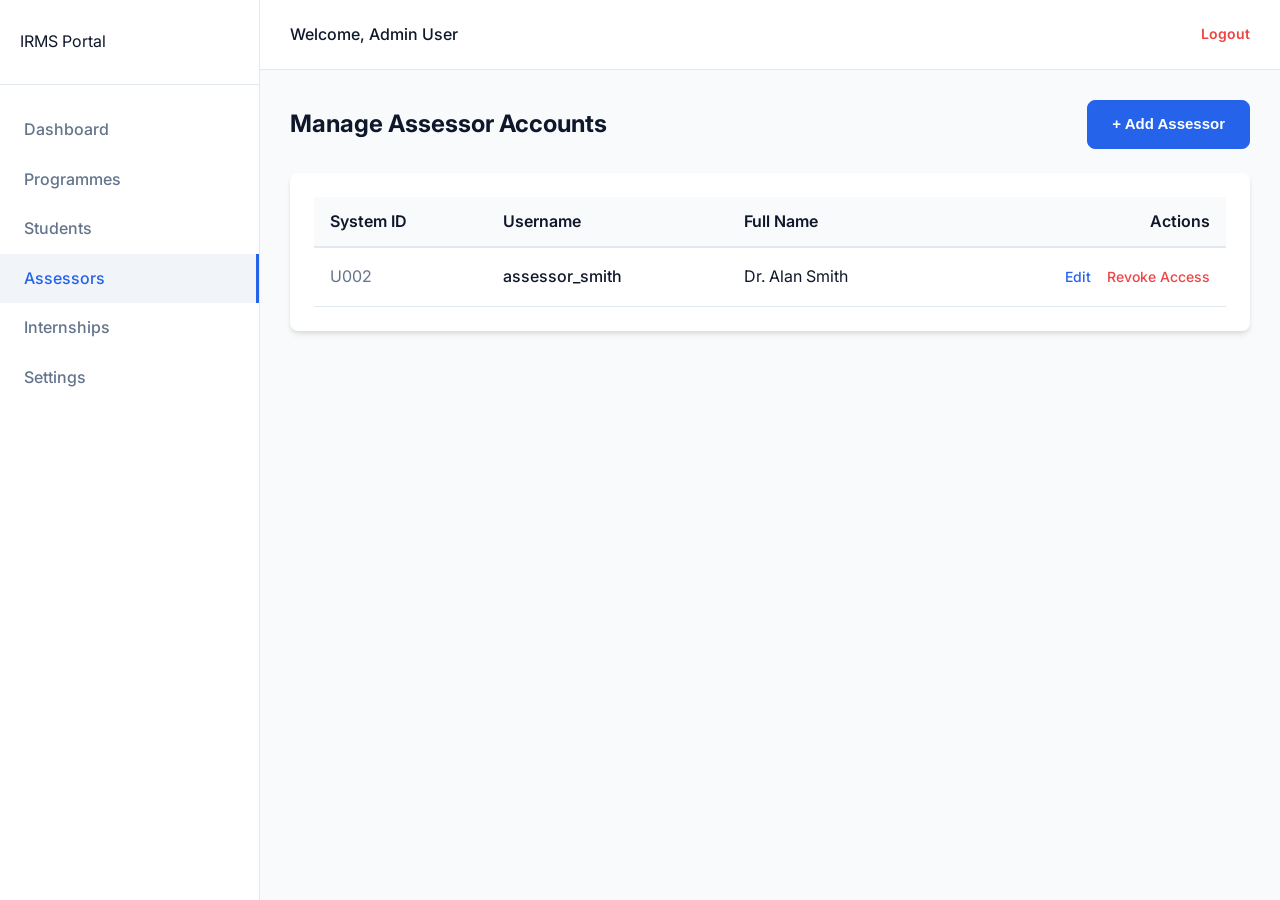
<file: admin/assessors.html>
<!DOCTYPE html>
<html lang="en">
<head>
    <meta charset="UTF-8">
    <title>Manage Assessors - IRMS</title>
    <link href="https://fonts.googleapis.com/css2?family=Inter:wght@400;500;600;700&display=swap" rel="stylesheet">
    <link rel="stylesheet" href="../assets/css/style.css">
</head>
<body>
    <div class="app-container">
        <!-- Sidebar -->
        <aside class="sidebar">
            <div class="sidebar-brand">IRMS Portal</div>
            <ul class="sidebar-menu">
                <li><a href="dashboard.html">Dashboard</a></li>
                <li><a href="programmes.html">Programmes</a></li>
                <li><a href="students.html">Students</a></li>
                <li><a href="assessors.html" class="active">Assessors</a></li>
                <li><a href="internships.html">Internships</a></li>
                <li><a href="settings.html">Settings</a></li>
            </ul>
        </aside>

        <!-- Main Content -->
        <main class="main-content">
            <header class="top-nav">
                <div class="user-profile">
                    Welcome, Admin User
                </div>
                <a href="../index.html" class="logout-btn">Logout</a>
            </header>

            <div class="content-area">
                <div class="page-header">
                    <h1 class="page-title">Manage Assessor Accounts</h1>
                    <button class="btn btn-primary" style="width: auto;" onclick="document.getElementById('addForm').style.display='block'">+ Add Assessor</button>
                </div>

                <!-- Add Form -->
                <div class="card" id="addForm" style="display: none; background: #f8fafc; border: 1px solid var(--border-color);">
                    <h3 style="margin-bottom: 20px;">Register New Assessor</h3>
                    <form style="display: grid; grid-template-columns: 1fr 1fr; gap: 20px;">
                        <div class="form-group">
                            <label>Username (Login ID)</label>
                            <input type="text" class="form-control" placeholder="e.g. drsmith">
                        </div>
                        <div class="form-group">
                            <label>Full Name</label>
                            <input type="text" class="form-control" placeholder="e.g. Dr. Alan Smith">
                        </div>
                        <div class="form-group" style="grid-column: span 2;">
                            <label>Temporary Password</label>
                            <input type="password" class="form-control" placeholder="Set a temporary password">
                            <small style="color: var(--text-muted); display: block; margin-top: 6px;">Assessors can change this upon their first login in the Settings menu.</small>
                        </div>
                        <div style="grid-column: span 2; display: flex; gap: 12px; justify-content: flex-end;">
                            <button type="button" class="btn" style="width: auto; background: white; border: 1px solid #e2e8f0; color: #64748b;" onclick="document.getElementById('addForm').style.display='none'">Cancel</button>
                            <button type="button" class="btn btn-primary" style="width: auto;">Create Account</button>
                        </div>
                    </form>
                </div>

                <!-- Data Table -->
                <div class="card">
                    <div style="overflow-x: auto;">
                        <table style="width: 100%; border-collapse: collapse; min-width: 600px;">
                            <thead>
                                <tr style="background-color: #f8fafc; border-bottom: 2px solid #e2e8f0; text-align: left;">
                                    <th style="padding: 12px 16px; font-weight: 600;">System ID</th>
                                    <th style="padding: 12px 16px; font-weight: 600;">Username</th>
                                    <th style="padding: 12px 16px; font-weight: 600;">Full Name</th>
                                    <th style="padding: 12px 16px; font-weight: 600; text-align: right;">Actions</th>
                                </tr>
                            </thead>
                            <tbody>
                                <tr style="border-bottom: 1px solid #e2e8f0;">
                                    <td style="padding: 16px; color: var(--text-muted);">U002</td>
                                    <td style="padding: 16px; font-weight: 500;">assessor_smith</td>
                                    <td style="padding: 16px;">Dr. Alan Smith</td>
                                    <td style="padding: 16px; text-align: right;">
                                        <a href="#" style="color: var(--primary-color); margin-right: 12px; text-decoration: none; font-size: 14px; font-weight: 500;">Edit</a>
                                        <a href="#" style="color: var(--danger-color); text-decoration: none; font-size: 14px; font-weight: 500;">Revoke Access</a>
                                    </td>
                                </tr>
                            </tbody>
                        </table>
                    </div>
                </div>
            </div>
        </main>
    </div>
</body>
</html>
</file>
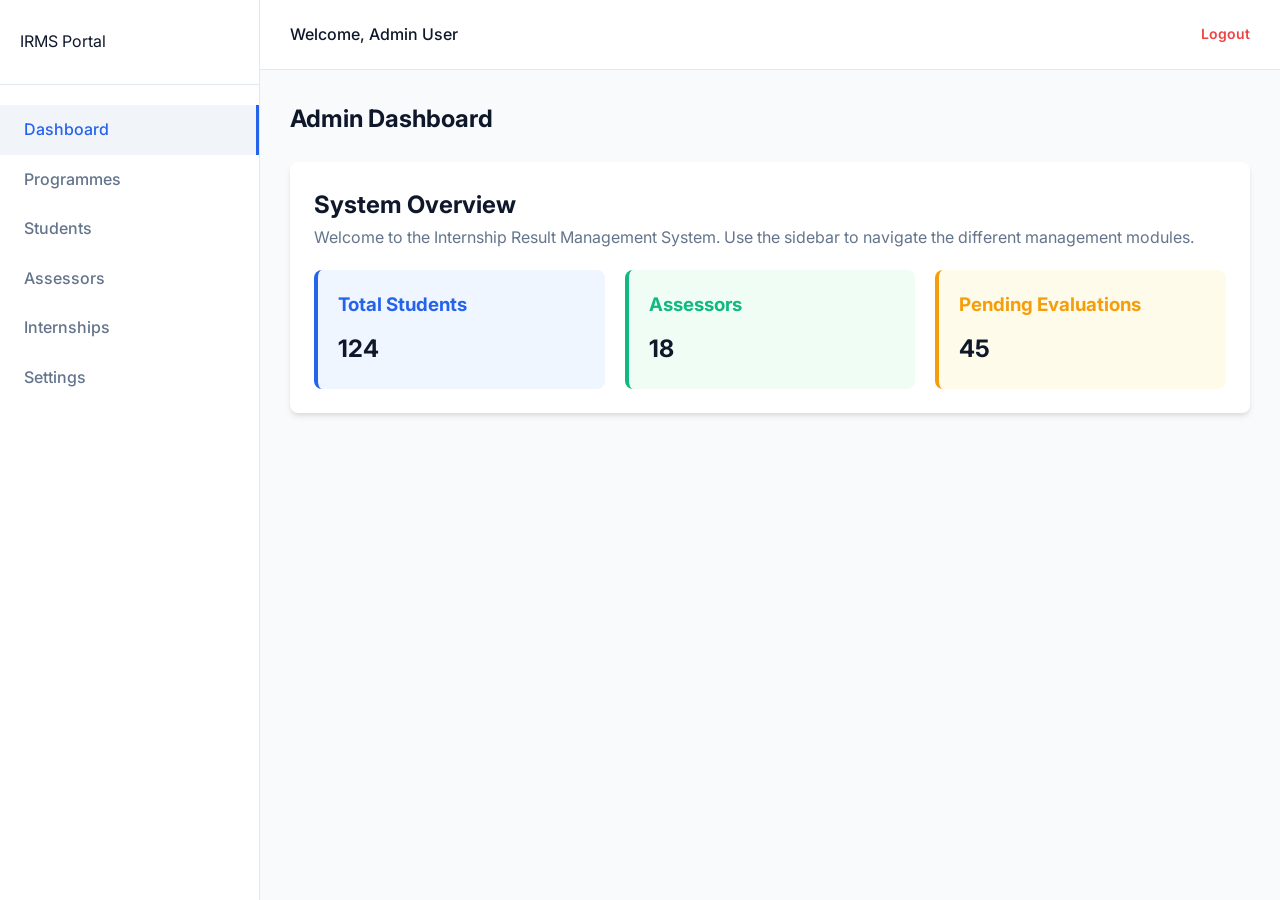
<file: admin/dashboard.html>
<!DOCTYPE html>
<html lang="en">
<head>
    <meta charset="UTF-8">
    <title>Admin Dashboard - IRMS</title>
    <link href="https://fonts.googleapis.com/css2?family=Inter:wght@400;500;600;700&display=swap" rel="stylesheet">
    <link rel="stylesheet" href="../assets/css/style.css">
</head>
<body>
    <div class="app-container">
        <!-- Sidebar -->
        <aside class="sidebar">
            <div class="sidebar-brand">IRMS Portal</div>
            <ul class="sidebar-menu">
                <li><a href="dashboard.html" class="active">Dashboard</a></li>
                <li><a href="programmes.html">Programmes</a></li>
                <li><a href="students.html">Students</a></li>
                <li><a href="assessors.html">Assessors</a></li>
                <li><a href="internships.html">Internships</a></li>
                <li><a href="settings.html">Settings</a></li>
            </ul>
        </aside>

        <!-- Main Content -->
        <main class="main-content">
            <header class="top-nav">
                <div class="user-profile">
                    Welcome, Admin User
                </div>
                <a href="../index.html" class="logout-btn">Logout</a>
            </header>

            <div class="content-area">
                <div class="page-header">
                    <h1 class="page-title">Admin Dashboard</h1>
                </div>

                <div class="card">
                    <h2>System Overview</h2>
                    <p style="color: var(--text-muted); margin-bottom: 20px;">Welcome to the Internship Result Management System. Use the sidebar to navigate the different management modules.</p>
                    
                    <div style="display: grid; grid-template-columns: repeat(3, 1fr); gap: 20px;">
                        <!-- Mock Stat Cards -->
                        <div style="background: #eff6ff; padding: 20px; border-radius: 8px; border-left: 4px solid var(--primary-color);">
                            <h3 style="color: var(--primary-color);">Total Students</h3>
                            <p style="font-size: 24px; font-weight: bold; margin-top: 10px;">124</p>
                        </div>
                        <div style="background: #f0fdf4; padding: 20px; border-radius: 8px; border-left: 4px solid var(--success-color);">
                            <h3 style="color: var(--success-color);">Assessors</h3>
                            <p style="font-size: 24px; font-weight: bold; margin-top: 10px;">18</p>
                        </div>
                        <div style="background: #fffbeb; padding: 20px; border-radius: 8px; border-left: 4px solid var(--warning-color);">
                            <h3 style="color: var(--warning-color);">Pending Evaluations</h3>
                            <p style="font-size: 24px; font-weight: bold; margin-top: 10px;">45</p>
                        </div>
                    </div>
                </div>
            </div>
        </main>
    </div>
</body>
</html>
</file>
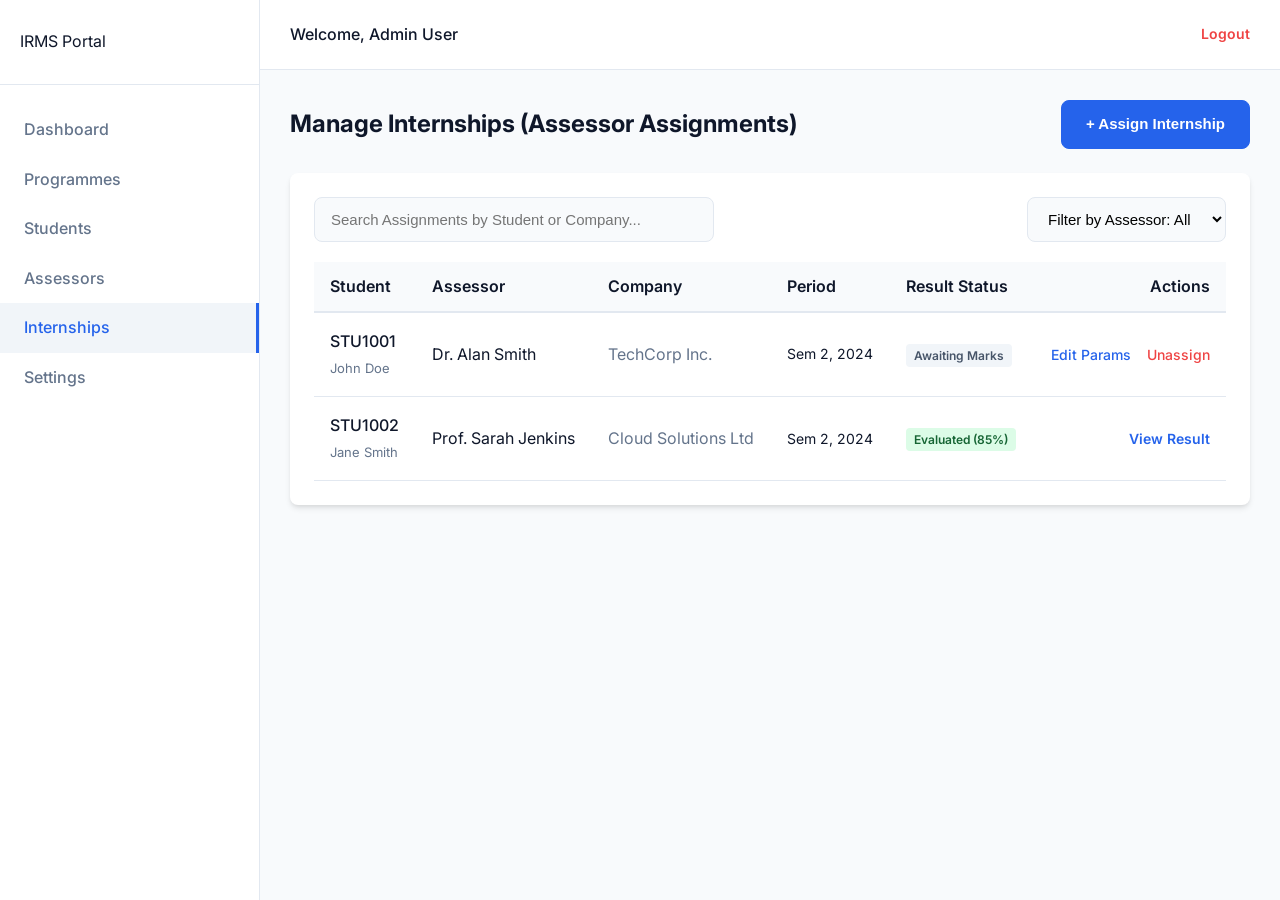
<file: admin/internships.html>
<!DOCTYPE html>
<html lang="en">
<head>
    <meta charset="UTF-8">
    <title>Manage Internships - IRMS</title>
    <link href="https://fonts.googleapis.com/css2?family=Inter:wght@400;500;600;700&display=swap" rel="stylesheet">
    <link rel="stylesheet" href="../assets/css/style.css">
</head>
<body>
    <div class="app-container">
        <!-- Sidebar -->
        <aside class="sidebar">
            <div class="sidebar-brand">IRMS Portal</div>
            <ul class="sidebar-menu">
                <li><a href="dashboard.html">Dashboard</a></li>
                <li><a href="programmes.html">Programmes</a></li>
                <li><a href="students.html">Students</a></li>
                <li><a href="assessors.html">Assessors</a></li>
                <li><a href="internships.html" class="active">Internships</a></li>
                <li><a href="settings.html">Settings</a></li>
            </ul>
        </aside>

        <!-- Main Content -->
        <main class="main-content">
            <header class="top-nav">
                <div class="user-profile">
                    Welcome, Admin User
                </div>
                <a href="../index.html" class="logout-btn">Logout</a>
            </header>

            <div class="content-area">
                <div class="page-header">
                    <h1 class="page-title">Manage Internships (Assessor Assignments)</h1>
                    <button class="btn btn-primary" style="width: auto;" onclick="document.getElementById('addForm').style.display='block'">+ Assign Internship</button>
                </div>

                <!-- Add Form (Hidden by default) -->
                <div class="card" id="addForm" style="display: none; background: #f8fafc; border: 1px solid var(--border-color);">
                    <h3 style="margin-bottom: 20px;">Assign Assessor to Student Internship</h3>
                    <form style="display: grid; grid-template-columns: 1fr 1fr; gap: 20px;">
                        
                        <!-- Row 1: Student and Assessor Dropdowns -->
                        <div class="form-group">
                            <label>Student</label>
                            <select class="form-control" required>
                                <option value="">Select an Unassigned Student...</option>
                                <option value="STU1001">STU1001 - John Doe</option>
                                <option value="STU1003">STU1003 - Mark Lee</option>
                            </select>
                        </div>
                        <div class="form-group">
                            <label>Assessor (Supervisor)</label>
                            <select class="form-control" required>
                                <option value="">Select an Assessor...</option>
                                <option value="2">Dr. Alan Smith</option>
                                <option value="3">Prof. Sarah Jenkins</option>
                            </select>
                        </div>

                        <!-- Row 2: Company Details -->
                        <div class="form-group" style="grid-column: span 2;">
                            <label>Company Name</label>
                            <input type="text" class="form-control" placeholder="e.g. Acme Corporation" required>
                        </div>
                        
                        <!-- Row 3: Timeline -->
                        <div class="form-group">
                            <label>Semester</label>
                            <select class="form-control" required>
                                <option value="1">Semester 1</option>
                                <option value="2" selected>Semester 2</option>
                                <option value="3">Special Semester</option>
                            </select>
                        </div>
                        <div class="form-group">
                            <label>Year</label>
                            <input type="number" class="form-control" placeholder="e.g. 2024" value="2024" required>
                        </div>

                        <div style="grid-column: span 2; display: flex; gap: 12px; justify-content: flex-end; margin-top: 10px;">
                            <button type="button" class="btn" style="width: auto; background: white; border: 1px solid #e2e8f0; color: #64748b;" onclick="document.getElementById('addForm').style.display='none'">Cancel</button>
                            <button type="button" class="btn btn-primary" style="width: auto;">Save Assignment</button>
                        </div>
                    </form>
                </div>

                <!-- Data Table -->
                <div class="card">
                    <div style="margin-bottom: 20px; display: flex; gap: 12px; justify-content: space-between;">
                        <input type="text" class="form-control" placeholder="Search Assignments by Student or Company..." style="max-width: 400px;">
                        
                        <select class="form-control" style="width: auto;">
                            <!-- Filter dropdown simulation -->
                            <option value="">Filter by Assessor: All</option>
                            <option value="2">Dr. Alan Smith</option>
                        </select>
                    </div>

                    <div style="overflow-x: auto;">
                        <table style="width: 100%; border-collapse: collapse; min-width: 900px;">
                            <thead>
                                <tr style="background-color: #f8fafc; border-bottom: 2px solid #e2e8f0; text-align: left;">
                                    <th style="padding: 12px 16px; font-weight: 600;">Student</th>
                                    <th style="padding: 12px 16px; font-weight: 600;">Assessor</th>
                                    <th style="padding: 12px 16px; font-weight: 600;">Company</th>
                                    <th style="padding: 12px 16px; font-weight: 600;">Period</th>
                                    <th style="padding: 12px 16px; font-weight: 600;">Result Status</th>
                                    <th style="padding: 12px 16px; font-weight: 600; text-align: right;">Actions</th>
                                </tr>
                            </thead>
                            <tbody>
                                <tr style="border-bottom: 1px solid #e2e8f0;">
                                    <td style="padding: 16px; font-weight: 500;">STU1001 <br><span style="color: var(--text-muted); font-size: 13px; font-weight: normal;">John Doe</span></td>
                                    <td style="padding: 16px;">Dr. Alan Smith</td>
                                    <td style="padding: 16px; color: var(--text-muted);">TechCorp Inc.</td>
                                    <td style="padding: 16px; font-size: 14px;">Sem 2, 2024</td>
                                    <td style="padding: 16px;">
                                        <span style="background-color: #f1f5f9; color: #475569; padding: 4px 8px; border-radius: 4px; font-size: 12px; font-weight: 600;">Awaiting Marks</span>
                                    </td>
                                    <td style="padding: 16px; text-align: right;">
                                        <a href="#" style="color: var(--primary-color); margin-right: 12px; text-decoration: none; font-size: 14px; font-weight: 500;">Edit Params</a>
                                        <a href="#" style="color: var(--danger-color); text-decoration: none; font-size: 14px; font-weight: 500;">Unassign</a>
                                    </td>
                                </tr>
                                <tr style="border-bottom: 1px solid #e2e8f0;">
                                    <td style="padding: 16px; font-weight: 500;">STU1002 <br><span style="color: var(--text-muted); font-size: 13px; font-weight: normal;">Jane Smith</span></td>
                                    <td style="padding: 16px;">Prof. Sarah Jenkins</td>
                                    <td style="padding: 16px; color: var(--text-muted);">Cloud Solutions Ltd</td>
                                    <td style="padding: 16px; font-size: 14px;">Sem 2, 2024</td>
                                    <td style="padding: 16px;">
                                        <span style="background-color: #dcfce7; color: #166534; padding: 4px 8px; border-radius: 4px; font-size: 12px; font-weight: 600;">Evaluated (85%)</span>
                                    </td>
                                    <td style="padding: 16px; text-align: right;">
                                        <a href="../assessor/view_result.html?student_id=STU1002" style="color: var(--primary-color); text-decoration: none; font-size: 14px; font-weight: 600;">View Result</a>
                                    </td>
                                </tr>
                            </tbody>
                        </table>
                    </div>
                </div>
            </div>
        </main>
    </div>
</body>
</html>
</file>
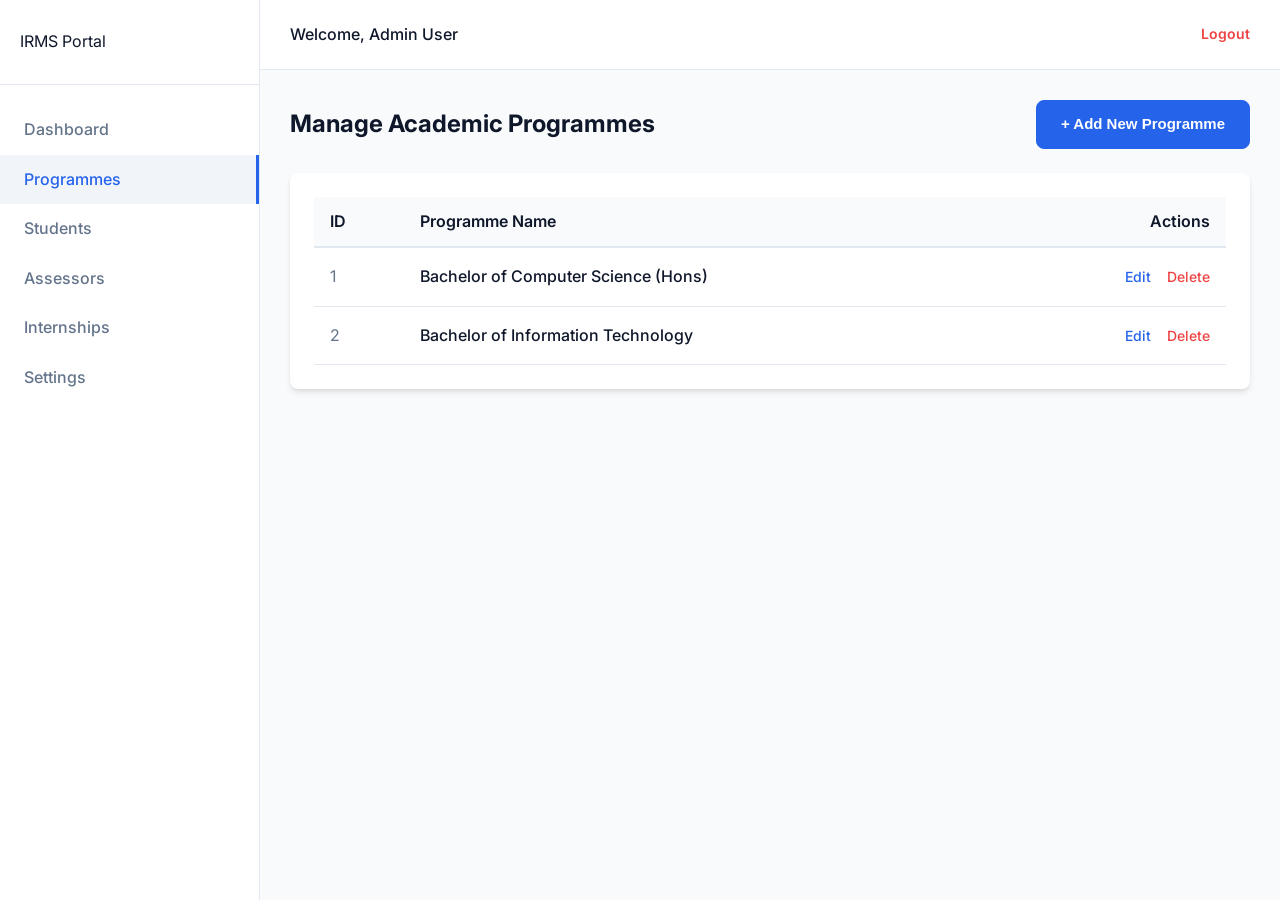
<file: admin/programmes.html>
<!DOCTYPE html>
<html lang="en">
<head>
    <meta charset="UTF-8">
    <title>Manage Programmes - IRMS</title>
    <link href="https://fonts.googleapis.com/css2?family=Inter:wght@400;500;600;700&display=swap" rel="stylesheet">
    <link rel="stylesheet" href="../assets/css/style.css">
</head>
<body>
    <div class="app-container">
        <!-- Sidebar -->
        <aside class="sidebar">
            <div class="sidebar-brand">IRMS Portal</div>
            <ul class="sidebar-menu">
                <li><a href="dashboard.html">Dashboard</a></li>
                <li><a href="programmes.html" class="active">Programmes</a></li>
                <li><a href="students.html">Students</a></li>
                <li><a href="assessors.html">Assessors</a></li>
                <li><a href="internships.html">Internships</a></li>
                <li><a href="settings.html">Settings</a></li>
            </ul>
        </aside>

        <!-- Main Content -->
        <main class="main-content">
            <header class="top-nav">
                <div class="user-profile">
                    Welcome, Admin User
                </div>
                <a href="../index.html" class="logout-btn">Logout</a>
            </header>

            <div class="content-area">
                <div class="page-header">
                    <h1 class="page-title">Manage Academic Programmes</h1>
                    <button class="btn btn-primary" style="width: auto;" onclick="document.getElementById('addForm').style.display='block'">+ Add New Programme</button>
                </div>

                <!-- Add Form (Hidden by default) -->
                <div class="card" id="addForm" style="display: none; background: #f8fafc; border: 1px solid var(--border-color);">
                    <h3 style="margin-bottom: 16px;">Add New Programme</h3>
                    <form style="display: flex; gap: 16px; align-items: flex-end;">
                        <div class="form-group" style="flex: 1; margin-bottom: 0;">
                            <label>Programme Name</label>
                            <input type="text" class="form-control" placeholder="e.g. Bachelor of Computer Science">
                        </div>
                        <button type="button" class="btn btn-primary" style="width: auto;">Save</button>
                        <button type="button" class="btn" style="width: auto; background: white; border: 1px solid #e2e8f0; color: #64748b;" onclick="document.getElementById('addForm').style.display='none'">Cancel</button>
                    </form>
                </div>

                <!-- Data Table -->
                <div class="card">
                    <div style="overflow-x: auto;">
                        <table style="width: 100%; border-collapse: collapse; min-width: 600px;">
                            <thead>
                                <tr style="background-color: #f8fafc; border-bottom: 2px solid #e2e8f0; text-align: left;">
                                    <th style="padding: 12px 16px; font-weight: 600;">ID</th>
                                    <th style="padding: 12px 16px; font-weight: 600;">Programme Name</th>
                                    <th style="padding: 12px 16px; font-weight: 600; text-align: right;">Actions</th>
                                </tr>
                            </thead>
                            <tbody>
                                <tr style="border-bottom: 1px solid #e2e8f0;">
                                    <td style="padding: 16px; color: var(--text-muted);">1</td>
                                    <td style="padding: 16px; font-weight: 500;">Bachelor of Computer Science (Hons)</td>
                                    <td style="padding: 16px; text-align: right;">
                                        <a href="#" style="color: var(--primary-color); margin-right: 12px; text-decoration: none; font-size: 14px; font-weight: 500;">Edit</a>
                                        <a href="#" style="color: var(--danger-color); text-decoration: none; font-size: 14px; font-weight: 500;">Delete</a>
                                    </td>
                                </tr>
                                <tr style="border-bottom: 1px solid #e2e8f0;">
                                    <td style="padding: 16px; color: var(--text-muted);">2</td>
                                    <td style="padding: 16px; font-weight: 500;">Bachelor of Information Technology</td>
                                    <td style="padding: 16px; text-align: right;">
                                        <a href="#" style="color: var(--primary-color); margin-right: 12px; text-decoration: none; font-size: 14px; font-weight: 500;">Edit</a>
                                        <a href="#" style="color: var(--danger-color); text-decoration: none; font-size: 14px; font-weight: 500;">Delete</a>
                                    </td>
                                </tr>
                            </tbody>
                        </table>
                    </div>
                </div>
            </div>
        </main>
    </div>
</body>
</html>
</file>
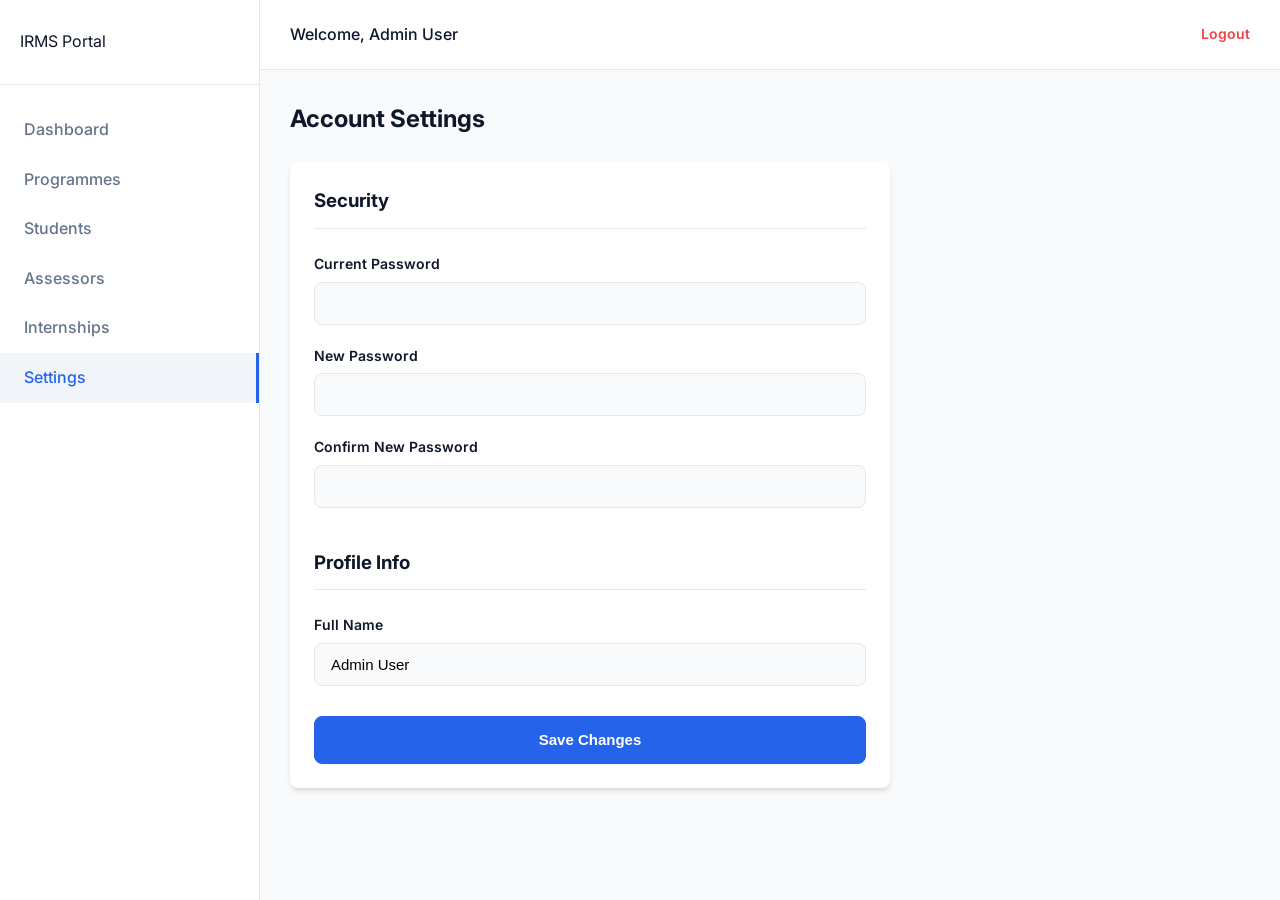
<file: admin/settings.html>
<!DOCTYPE html>
<html lang="en">
<head>
    <meta charset="UTF-8">
    <title>Settings - IRMS</title>
    <link href="https://fonts.googleapis.com/css2?family=Inter:wght@400;500;600;700&display=swap" rel="stylesheet">
    <link rel="stylesheet" href="../assets/css/style.css">
</head>
<body>
    <div class="app-container">
        <!-- Sidebar -->
        <aside class="sidebar">
            <div class="sidebar-brand">IRMS Portal</div>
            <ul class="sidebar-menu">
                <li><a href="dashboard.html">Dashboard</a></li>
                <li><a href="programmes.html">Programmes</a></li>
                <li><a href="students.html">Students</a></li>
                <li><a href="assessors.html">Assessors</a></li>
                <li><a href="internships.html">Internships</a></li>
                <li><a href="settings.html" class="active">Settings</a></li>
            </ul>
        </aside>

        <!-- Main Content -->
        <main class="main-content">
            <header class="top-nav">
                <div class="user-profile">
                    Welcome, Admin User
                </div>
                <a href="../index.html" class="logout-btn">Logout</a>
            </header>

            <div class="content-area">
                <div class="page-header">
                    <h1 class="page-title">Account Settings</h1>
                </div>

                <div class="card" style="max-width: 600px;">
                    <h3 style="margin-bottom: 24px; color: var(--text-dark); border-bottom: 1px solid var(--border-color); padding-bottom: 12px;">Security</h3>
                    
                    <form>
                        <div class="form-group">
                            <label>Current Password</label>
                            <input type="password" class="form-control" required>
                        </div>

                        <div class="form-group">
                            <label>New Password</label>
                            <input type="password" class="form-control" required>
                        </div>
                        
                        <div class="form-group">
                            <label>Confirm New Password</label>
                            <input type="password" class="form-control" required>
                        </div>

                        <!-- Info Update Option -->
                        <h3 style="margin-top: 40px; margin-bottom: 24px; color: var(--text-dark); border-bottom: 1px solid var(--border-color); padding-bottom: 12px;">Profile Info</h3>

                        <div class="form-group">
                            <label>Full Name</label>
                            <input type="text" class="form-control" value="Admin User" required>
                        </div>

                        <div style="margin-top: 30px;">
                            <button type="button" class="btn btn-primary">Save Changes</button>
                        </div>
                    </form>
                </div>
            </div>
        </main>
    </div>
</body>
</html>
</file>
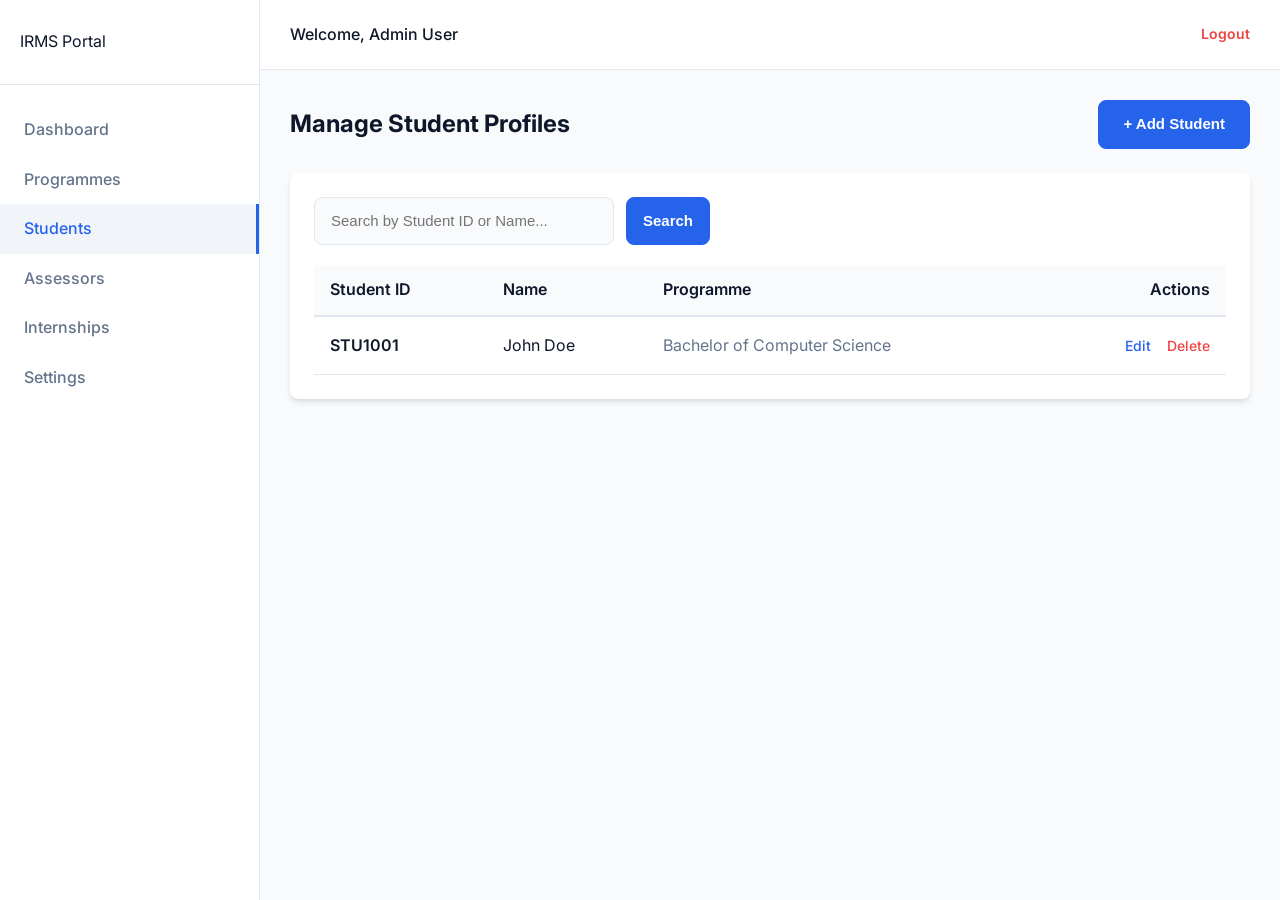
<file: admin/students.html>
<!DOCTYPE html>
<html lang="en">
<head>
    <meta charset="UTF-8">
    <title>Manage Students - IRMS</title>
    <link href="https://fonts.googleapis.com/css2?family=Inter:wght@400;500;600;700&display=swap" rel="stylesheet">
    <link rel="stylesheet" href="../assets/css/style.css">
</head>
<body>
    <div class="app-container">
        <!-- Sidebar -->
        <aside class="sidebar">
            <div class="sidebar-brand">IRMS Portal</div>
            <ul class="sidebar-menu">
                <li><a href="dashboard.html">Dashboard</a></li>
                <li><a href="programmes.html">Programmes</a></li>
                <li><a href="students.html" class="active">Students</a></li>
                <li><a href="assessors.html">Assessors</a></li>
                <li><a href="internships.html">Internships</a></li>
                <li><a href="settings.html">Settings</a></li>
            </ul>
        </aside>

        <!-- Main Content -->
        <main class="main-content">
            <header class="top-nav">
                <div class="user-profile">
                    Welcome, Admin User
                </div>
                <a href="../index.html" class="logout-btn">Logout</a>
            </header>

            <div class="content-area">
                <div class="page-header">
                    <h1 class="page-title">Manage Student Profiles</h1>
                    <button class="btn btn-primary" style="width: auto;" onclick="document.getElementById('addForm').style.display='block'">+ Add Student</button>
                </div>

                <!-- Add Form (Hidden by default) -->
                <div class="card" id="addForm" style="display: none; background: #f8fafc; border: 1px solid var(--border-color);">
                    <h3 style="margin-bottom: 20px;">Register New Student</h3>
                    <form style="display: grid; grid-template-columns: 1fr 1fr; gap: 20px;">
                        <div class="form-group">
                            <label>Student ID (Matric No.)</label>
                            <input type="text" class="form-control" placeholder="e.g. STU1001">
                        </div>
                        <div class="form-group">
                            <label>Full Name</label>
                            <input type="text" class="form-control" placeholder="e.g. John Doe">
                        </div>
                        <div class="form-group" style="grid-column: span 2;">
                            <label>Programme</label>
                            <select class="form-control">
                                <option value="">Select a Programme...</option>
                                <option value="1">Bachelor of Computer Science (Hons)</option>
                                <option value="2">Bachelor of Information Technology</option>
                            </select>
                        </div>
                        <div style="grid-column: span 2; display: flex; gap: 12px; justify-content: flex-end;">
                            <button type="button" class="btn" style="width: auto; background: white; border: 1px solid #e2e8f0; color: #64748b;" onclick="document.getElementById('addForm').style.display='none'">Cancel</button>
                            <button type="button" class="btn btn-primary" style="width: auto;">Save Student</button>
                        </div>
                    </form>
                </div>

                <!-- Data Table -->
                <div class="card">
                    <!-- Search Bar Mockup -->
                    <div style="margin-bottom: 20px; display: flex; gap: 12px;">
                        <input type="text" class="form-control" placeholder="Search by Student ID or Name..." style="max-width: 300px;">
                        <button class="btn btn-primary" style="width: auto; padding: 12px 16px;">Search</button>
                    </div>

                    <div style="overflow-x: auto;">
                        <table style="width: 100%; border-collapse: collapse; min-width: 700px;">
                            <thead>
                                <tr style="background-color: #f8fafc; border-bottom: 2px solid #e2e8f0; text-align: left;">
                                    <th style="padding: 12px 16px; font-weight: 600;">Student ID</th>
                                    <th style="padding: 12px 16px; font-weight: 600;">Name</th>
                                    <th style="padding: 12px 16px; font-weight: 600;">Programme</th>
                                    <th style="padding: 12px 16px; font-weight: 600; text-align: right;">Actions</th>
                                </tr>
                            </thead>
                            <tbody>
                                <tr style="border-bottom: 1px solid #e2e8f0;">
                                    <td style="padding: 16px; font-weight: 600; color: var(--text-dark);">STU1001</td>
                                    <td style="padding: 16px;">John Doe</td>
                                    <td style="padding: 16px; color: var(--text-muted);">Bachelor of Computer Science</td>
                                    <td style="padding: 16px; text-align: right;">
                                        <a href="#" style="color: var(--primary-color); margin-right: 12px; text-decoration: none; font-size: 14px; font-weight: 500;">Edit</a>
                                        <a href="#" style="color: var(--danger-color); text-decoration: none; font-size: 14px; font-weight: 500;">Delete</a>
                                    </td>
                                </tr>
                            </tbody>
                        </table>
                    </div>
                </div>
            </div>
        </main>
    </div>
</body>
</html>
</file>
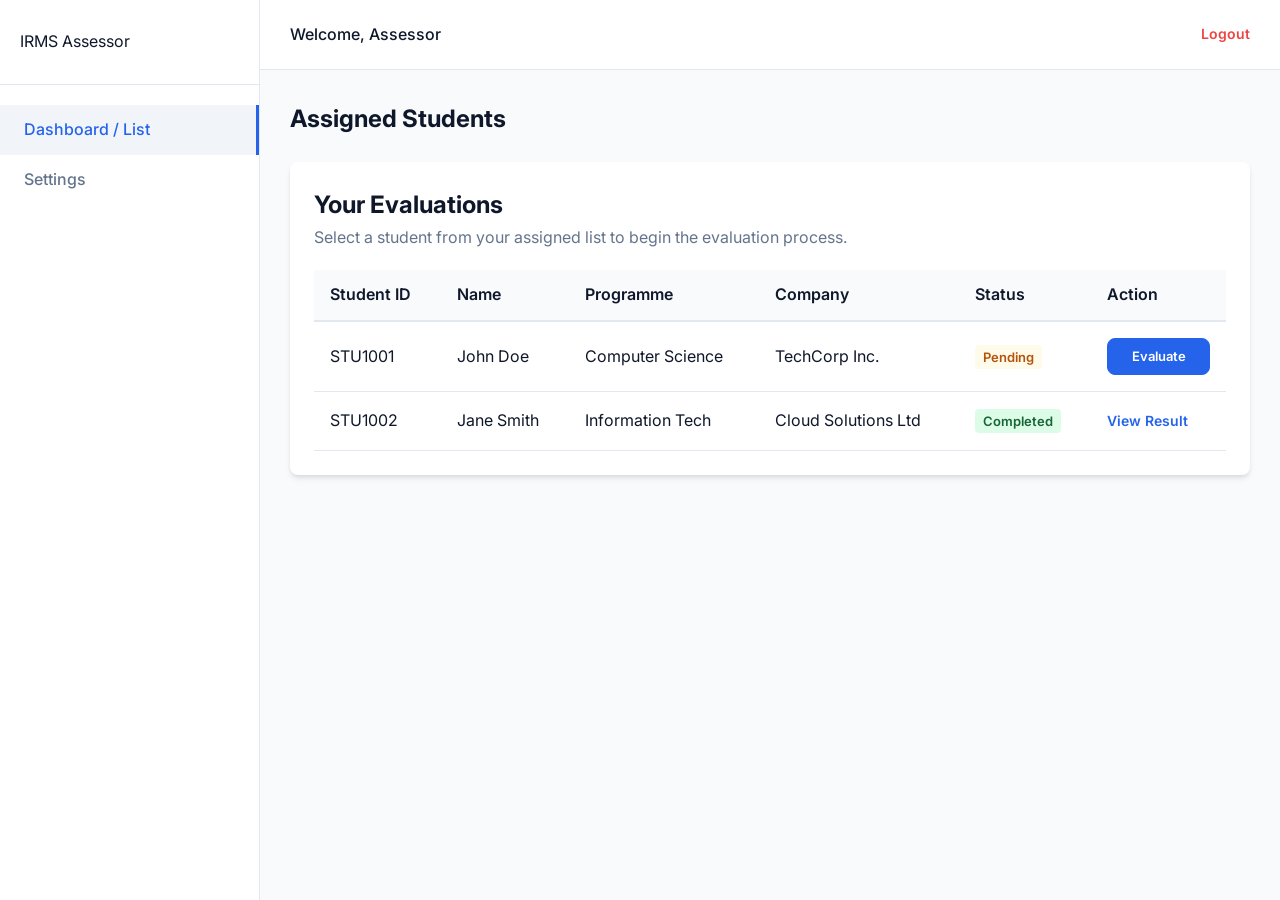
<file: assessor/dashboard.html>
<!DOCTYPE html>
<html lang="en">
<head>
    <meta charset="UTF-8">
    <title>Assessor Dashboard - IRMS</title>
    <link href="https://fonts.googleapis.com/css2?family=Inter:wght@400;500;600;700&display=swap" rel="stylesheet">
    <link rel="stylesheet" href="../assets/css/style.css">
</head>
<body>
    <div class="app-container">
        <!-- Sidebar -->
        <aside class="sidebar">
            <div class="sidebar-brand">IRMS Assessor</div>
            <ul class="sidebar-menu">
                <li><a href="dashboard.html" class="active">Dashboard / List</a></li>
                <li><a href="settings.html">Settings</a></li>
            </ul>
        </aside>

        <!-- Main Content -->
        <main class="main-content">
            <header class="top-nav">
                <div class="user-profile">
                    Welcome, Assessor
                </div>
                <a href="../index.html" class="logout-btn">Logout</a>
            </header>

            <div class="content-area">
                <div class="page-header">
                    <h1 class="page-title">Assigned Students</h1>
                </div>

                <div class="card">
                    <h2>Your Evaluations</h2>
                    <p style="color: var(--text-muted); margin-bottom: 20px;">Select a student from your assigned list to begin the evaluation process.</p>
                    
                    <div style="overflow-x: auto;">
                        <table style="width: 100%; border-collapse: collapse; min-width: 600px;">
                            <thead>
                                <tr style="background-color: #f8fafc; border-bottom: 2px solid #e2e8f0; text-align: left;">
                                    <th style="padding: 12px 16px; font-weight: 600;">Student ID</th>
                                    <th style="padding: 12px 16px; font-weight: 600;">Name</th>
                                    <th style="padding: 12px 16px; font-weight: 600;">Programme</th>
                                    <th style="padding: 12px 16px; font-weight: 600;">Company</th>
                                    <th style="padding: 12px 16px; font-weight: 600;">Status</th>
                                    <th style="padding: 12px 16px; font-weight: 600;">Action</th>
                                </tr>
                            </thead>
                            <tbody>
                                <tr style="border-bottom: 1px solid #e2e8f0;">
                                    <td style="padding: 16px;">STU1001</td>
                                    <td style="padding: 16px;">John Doe</td>
                                    <td style="padding: 16px;">Computer Science</td>
                                    <td style="padding: 16px;">TechCorp Inc.</td>
                                    <td style="padding: 16px;">
                                        <span style="background-color: #fffbeb; color: #b45309; padding: 4px 8px; border-radius: 4px; font-size: 13px; font-weight: 600;">Pending</span>
                                    </td>
                                    <td style="padding: 16px;">
                                        <a href="evaluate.html?student_id=STU1001" class="btn btn-primary" style="padding: 8px 16px; display:inline-block; text-decoration:none; font-size: 13px;">Evaluate</a>
                                    </td>
                                </tr>
                                <tr style="border-bottom: 1px solid #e2e8f0;">
                                    <td style="padding: 16px;">STU1002</td>
                                    <td style="padding: 16px;">Jane Smith</td>
                                    <td style="padding: 16px;">Information Tech</td>
                                    <td style="padding: 16px;">Cloud Solutions Ltd</td>
                                    <td style="padding: 16px;">
                                        <span style="background-color: #dcfce7; color: #166534; padding: 4px 8px; border-radius: 4px; font-size: 13px; font-weight: 600;">Completed</span>
                                    </td>
                                    <td style="padding: 16px;">
                                        <a href="view_result.html?student_id=STU1002" style="color: var(--primary-color); text-decoration: none; font-weight: 600; font-size: 14px;">View Result</a>
                                    </td>
                                </tr>
                            </tbody>
                        </table>
                    </div>
                </div>
            </div>
        </main>
    </div>
</body>
</html>
</file>
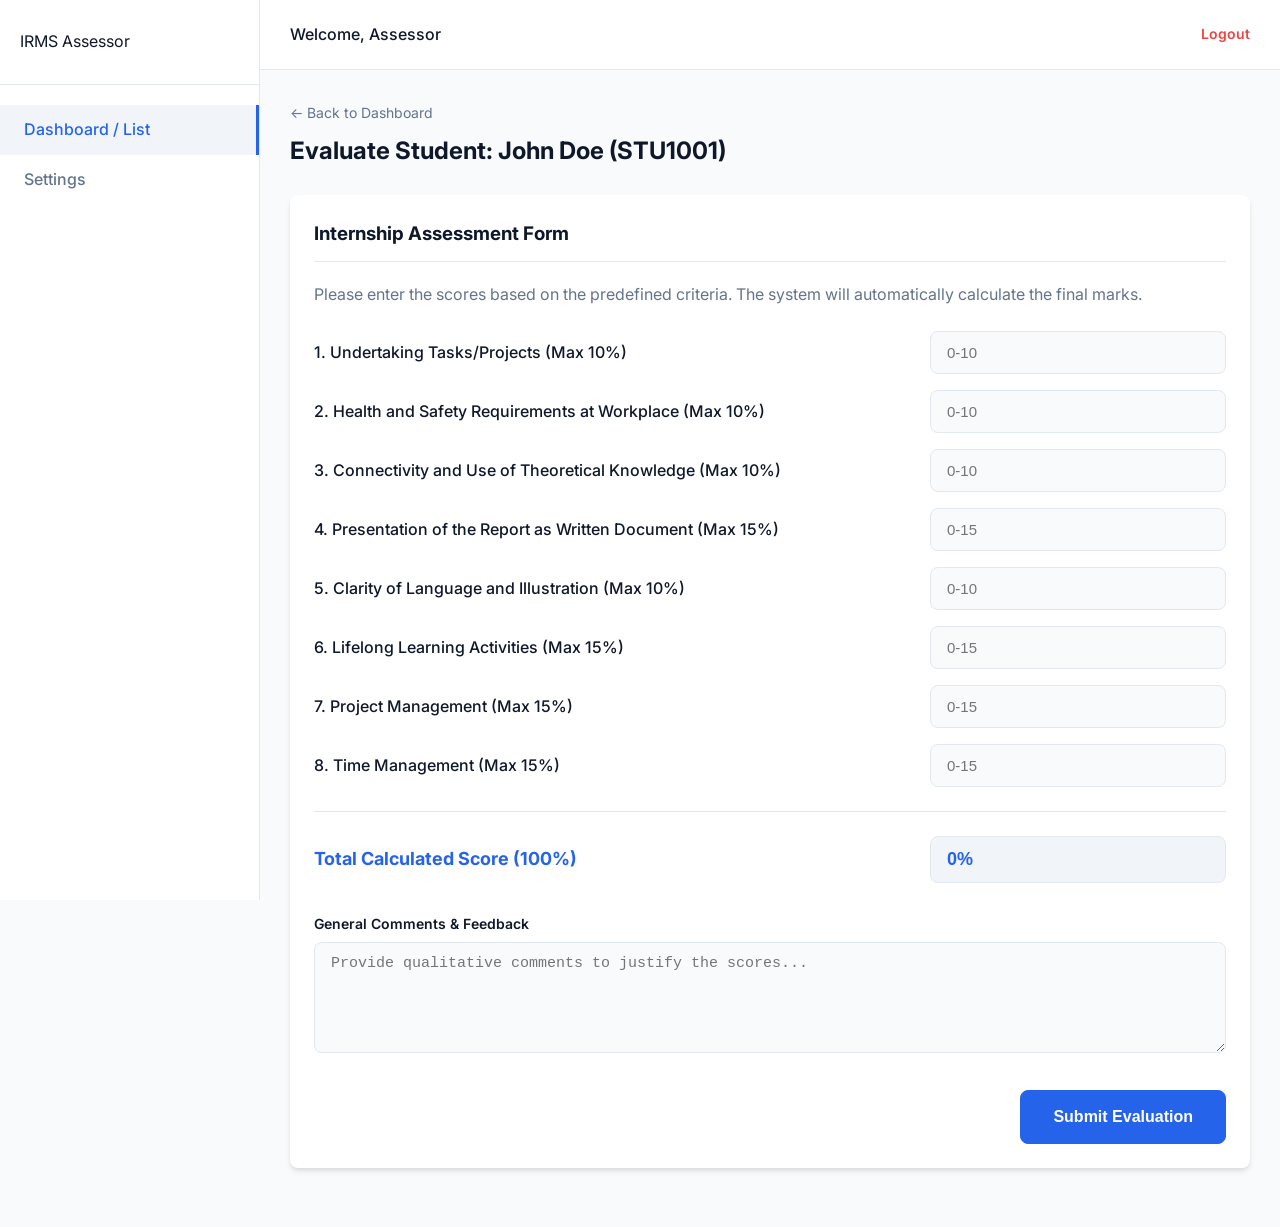
<file: assessor/evaluate.html>
<!DOCTYPE html>
<html lang="en">
<head>
    <meta charset="UTF-8">
    <title>Evaluate Student - IRMS</title>
    <link href="https://fonts.googleapis.com/css2?family=Inter:wght@400;500;600;700&display=swap" rel="stylesheet">
    <link rel="stylesheet" href="../assets/css/style.css">
</head>
<body>
    <div class="app-container">
        <!-- Sidebar -->
        <aside class="sidebar">
            <div class="sidebar-brand">IRMS Assessor</div>
            <ul class="sidebar-menu">
                <li><a href="dashboard.html" class="active">Dashboard / List</a></li>
                <li><a href="settings.html">Settings</a></li>
            </ul>
        </aside>

        <!-- Main Content -->
        <main class="main-content">
            <header class="top-nav">
                <div class="user-profile">
                    Welcome, Assessor
                </div>
                <a href="../index.html" class="logout-btn">Logout</a>
            </header>

            <div class="content-area">
                <div class="page-header">
                    <div>
                        <a href="dashboard.html" style="color: var(--text-muted); text-decoration: none; font-size: 14px; margin-bottom: 8px; display: inline-block;">&larr; Back to Dashboard</a>
                        <h1 class="page-title">Evaluate Student: John Doe (STU1001)</h1>
                    </div>
                </div>

                <div class="card">
                    <h3 style="margin-bottom: 20px; border-bottom: 1px solid var(--border-color); padding-bottom: 12px;">Internship Assessment Form</h3>
                    <p style="color: var(--text-muted); margin-bottom: 24px;">Please enter the scores based on the predefined criteria. The system will automatically calculate the final marks.</p>

                    <form id="evaluationForm">
                        <div style="display: grid; grid-template-columns: 2fr 1fr; gap: 24px; align-items: center; margin-bottom: 16px;">
                            <label style="font-weight: 500;">1. Undertaking Tasks/Projects (Max 10%)</label>
                            <input type="number" step="0.1" min="0" max="10" class="form-control score-input" name="score_tasks" required placeholder="0-10">
                        </div>
                        <div style="display: grid; grid-template-columns: 2fr 1fr; gap: 24px; align-items: center; margin-bottom: 16px;">
                            <label style="font-weight: 500;">2. Health and Safety Requirements at Workplace (Max 10%)</label>
                            <input type="number" step="0.1" min="0" max="10" class="form-control score-input" name="score_health" required placeholder="0-10">
                        </div>
                        <div style="display: grid; grid-template-columns: 2fr 1fr; gap: 24px; align-items: center; margin-bottom: 16px;">
                            <label style="font-weight: 500;">3. Connectivity and Use of Theoretical Knowledge (Max 10%)</label>
                            <input type="number" step="0.1" min="0" max="10" class="form-control score-input" name="score_knowledge" required placeholder="0-10">
                        </div>
                        <div style="display: grid; grid-template-columns: 2fr 1fr; gap: 24px; align-items: center; margin-bottom: 16px;">
                            <label style="font-weight: 500;">4. Presentation of the Report as Written Document (Max 15%)</label>
                            <input type="number" step="0.1" min="0" max="15" class="form-control score-input" name="score_report" required placeholder="0-15">
                        </div>
                        <div style="display: grid; grid-template-columns: 2fr 1fr; gap: 24px; align-items: center; margin-bottom: 16px;">
                            <label style="font-weight: 500;">5. Clarity of Language and Illustration (Max 10%)</label>
                            <input type="number" step="0.1" min="0" max="10" class="form-control score-input" name="score_language" required placeholder="0-10">
                        </div>
                        <div style="display: grid; grid-template-columns: 2fr 1fr; gap: 24px; align-items: center; margin-bottom: 16px;">
                            <label style="font-weight: 500;">6. Lifelong Learning Activities (Max 15%)</label>
                            <input type="number" step="0.1" min="0" max="15" class="form-control score-input" name="score_lifelong" required placeholder="0-15">
                        </div>
                        <div style="display: grid; grid-template-columns: 2fr 1fr; gap: 24px; align-items: center; margin-bottom: 16px;">
                            <label style="font-weight: 500;">7. Project Management (Max 15%)</label>
                            <input type="number" step="0.1" min="0" max="15" class="form-control score-input" name="score_project" required placeholder="0-15">
                        </div>
                        <div style="display: grid; grid-template-columns: 2fr 1fr; gap: 24px; align-items: center; margin-bottom: 24px; border-bottom: 1px solid var(--border-color); padding-bottom: 24px;">
                            <label style="font-weight: 500;">8. Time Management (Max 15%)</label>
                            <input type="number" step="0.1" min="0" max="15" class="form-control score-input" name="score_time" required placeholder="0-15">
                        </div>

                        <!-- Auto Calculated Total -->
                        <div style="display: grid; grid-template-columns: 2fr 1fr; gap: 24px; align-items: center; margin-bottom: 30px;">
                            <label style="font-weight: 700; font-size: 18px; color: var(--primary-color);">Total Calculated Score (100%)</label>
                            <input type="text" id="total_score" class="form-control" readonly style="font-size: 18px; font-weight: bold; background-color: #f1f5f9; color: var(--primary-color);" value="0%">
                        </div>

                        <!-- Qualitative Feedback -->
                        <div class="form-group">
                            <label>General Comments & Feedback</label>
                            <textarea class="form-control" name="comments" rows="5" placeholder="Provide qualitative comments to justify the scores..."></textarea>
                        </div>

                        <div style="margin-top: 30px; text-align: right;">
                            <button type="submit" class="btn btn-primary" style="width: auto; padding: 14px 32px; font-size: 16px;">Submit Evaluation</button>
                        </div>
                    </form>
                </div>
            </div>
        </main>
    </div>

    <!-- Client-side Validation Logic -->
    <script src="../assets/js/validation.js"></script>
</body>
</html>
</file>
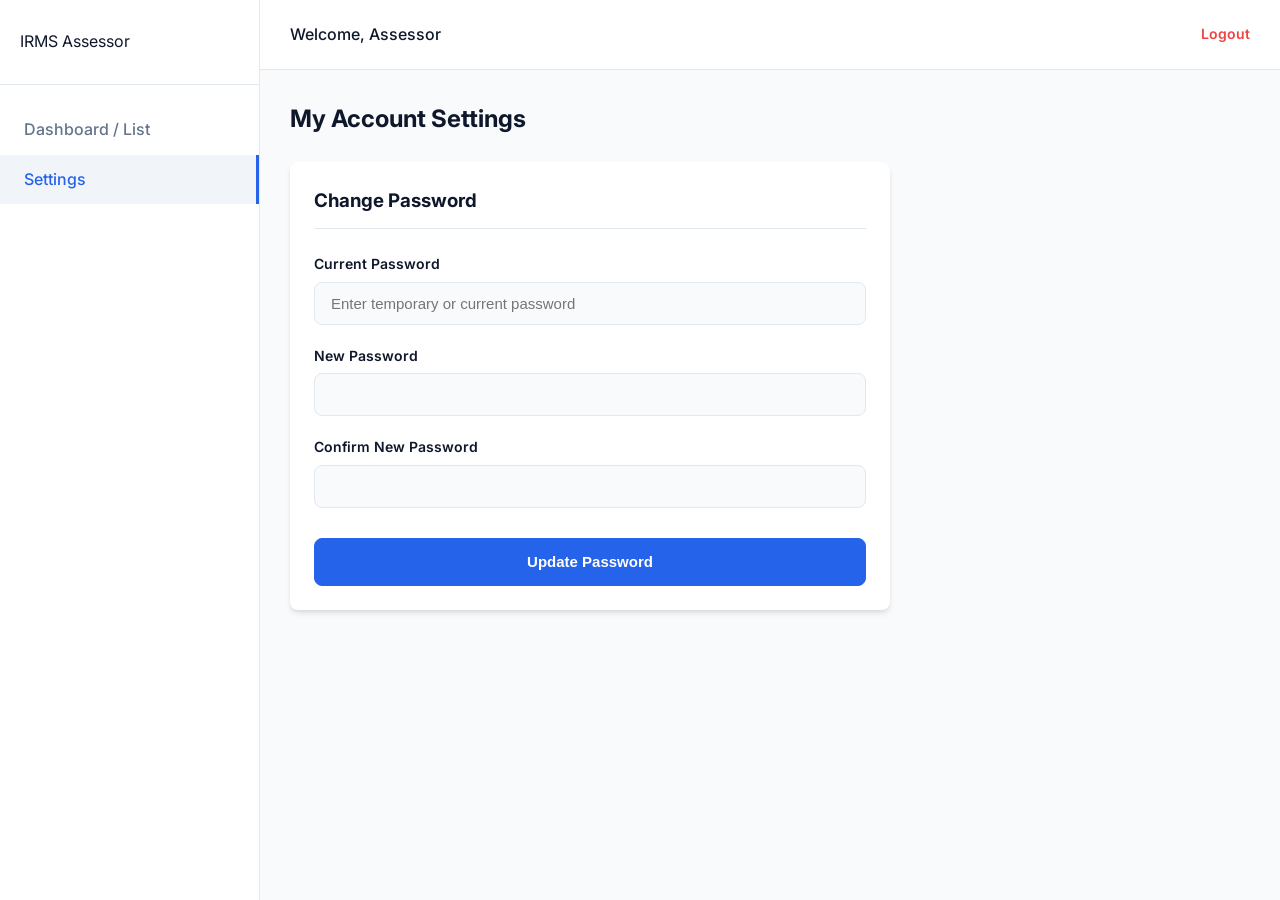
<file: assessor/settings.html>
<!DOCTYPE html>
<html lang="en">
<head>
    <meta charset="UTF-8">
    <title>Assessor Settings - IRMS</title>
    <link href="https://fonts.googleapis.com/css2?family=Inter:wght@400;500;600;700&display=swap" rel="stylesheet">
    <link rel="stylesheet" href="../assets/css/style.css">
</head>
<body>
    <div class="app-container">
        <!-- Sidebar -->
        <aside class="sidebar">
            <div class="sidebar-brand">IRMS Assessor</div>
            <ul class="sidebar-menu">
                <li><a href="dashboard.html">Dashboard / List</a></li>
                <li><a href="settings.html" class="active">Settings</a></li>
            </ul>
        </aside>

        <!-- Main Content -->
        <main class="main-content">
            <header class="top-nav">
                <div class="user-profile">
                    Welcome, Assessor
                </div>
                <a href="../index.html" class="logout-btn">Logout</a>
            </header>

            <div class="content-area">
                <div class="page-header">
                    <h1 class="page-title">My Account Settings</h1>
                </div>

                <div class="card" style="max-width: 600px;">
                    <h3 style="margin-bottom: 24px; color: var(--text-dark); border-bottom: 1px solid var(--border-color); padding-bottom: 12px;">Change Password</h3>
                    
                    <form>
                        <div class="form-group">
                            <label>Current Password</label>
                            <input type="password" class="form-control" placeholder="Enter temporary or current password" required>
                        </div>

                        <div class="form-group">
                            <label>New Password</label>
                            <input type="password" class="form-control" required>
                        </div>
                        
                        <div class="form-group">
                            <label>Confirm New Password</label>
                            <input type="password" class="form-control" required>
                        </div>

                        <div style="margin-top: 30px;">
                            <button type="button" class="btn btn-primary">Update Password</button>
                        </div>
                    </form>
                </div>
            </div>
        </main>
    </div>
</body>
</html>
</file>
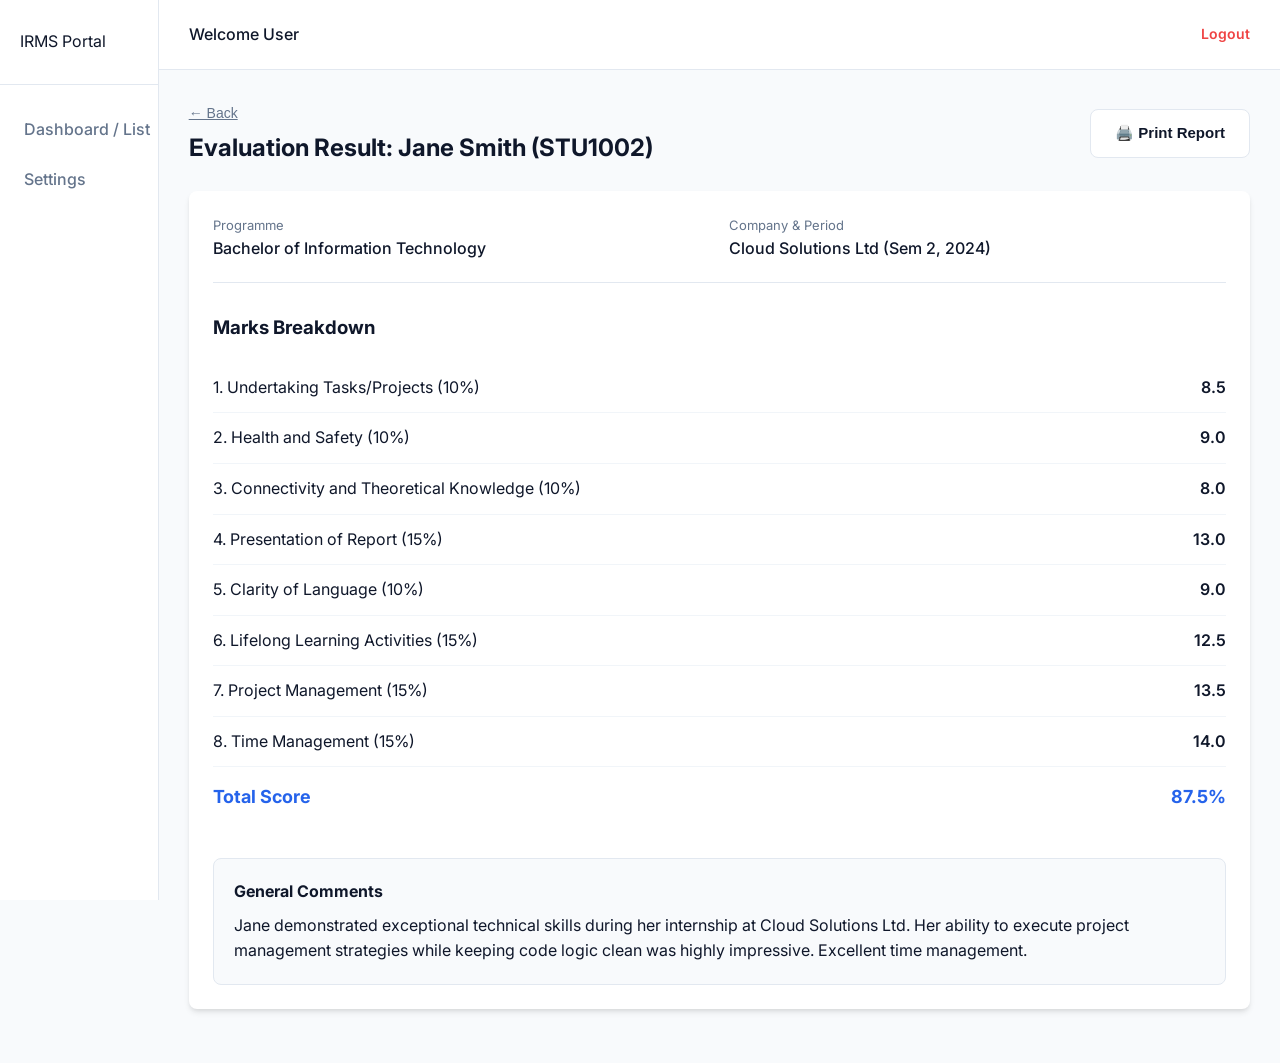
<file: assessor/view_result.html>
<!DOCTYPE html>
<html lang="en">
<head>
    <meta charset="UTF-8">
    <title>View Student Result - IRMS</title>
    <link href="https://fonts.googleapis.com/css2?family=Inter:wght@400;500;600;700&display=swap" rel="stylesheet">
    <link rel="stylesheet" href="../assets/css/style.css">
    <style>
        /* Print Styles */
        @media print {
            .sidebar, .top-nav, .logout-btn, .page-header button {
                display: none !important;
            }
            .main-content { margin: 0; padding: 0; }
            .card { box-shadow: none; border: 1px solid #000; }
        }
    </style>
</head>
<body>
    <div class="app-container">
        <!-- Sidebar -->
        <aside class="sidebar">
            <div class="sidebar-brand">IRMS Portal</div>
            <ul class="sidebar-menu">
                <li><a href="dashboard.html">Dashboard / List</a></li>
                <li><a href="settings.html">Settings</a></li>
            </ul>
        </aside>

        <!-- Main Content -->
        <main class="main-content">
            <header class="top-nav">
                <div class="user-profile">
                    Welcome User
                </div>
                <a href="../index.html" class="logout-btn">Logout</a>
            </header>

            <div class="content-area">
                <div class="page-header">
                    <div>
                        <button onclick="window.history.back()" style="background:none; border:none; color: var(--text-muted); text-decoration: underline; font-size: 14px; margin-bottom: 8px; display: inline-block; cursor: pointer;">&larr; Back</button>
                        <h1 class="page-title">Evaluation Result: Jane Smith (STU1002)</h1>
                    </div>
                    <button class="btn btn-primary" style="width: auto; background: white; border: 1px solid #e2e8f0; color: #0f172a;" onclick="window.print()">🖨️ Print Report</button>
                </div>

                <div class="card">
                    <div style="display: grid; grid-template-columns: 1fr 1fr; gap: 20px; margin-bottom: 30px; border-bottom: 1px solid var(--border-color); padding-bottom: 20px;">
                        <div>
                            <p style="color: var(--text-muted); font-size: 13px;">Programme</p>
                            <p style="font-weight: 500;">Bachelor of Information Technology</p>
                        </div>
                        <div>
                            <p style="color: var(--text-muted); font-size: 13px;">Company & Period</p>
                            <p style="font-weight: 500;">Cloud Solutions Ltd (Sem 2, 2024)</p>
                        </div>
                    </div>

                    <h3 style="margin-bottom: 20px;">Marks Breakdown</h3>
                    
                    <table style="width: 100%; border-collapse: collapse; margin-bottom: 30px;">
                        <tbody>
                            <tr style="border-bottom: 1px solid #f1f5f9;">
                                <td style="padding: 12px 0;">1. Undertaking Tasks/Projects (10%)</td>
                                <td style="padding: 12px 0; text-align: right; font-weight: 600;">8.5</td>
                            </tr>
                            <tr style="border-bottom: 1px solid #f1f5f9;">
                                <td style="padding: 12px 0;">2. Health and Safety (10%)</td>
                                <td style="padding: 12px 0; text-align: right; font-weight: 600;">9.0</td>
                            </tr>
                            <tr style="border-bottom: 1px solid #f1f5f9;">
                                <td style="padding: 12px 0;">3. Connectivity and Theoretical Knowledge (10%)</td>
                                <td style="padding: 12px 0; text-align: right; font-weight: 600;">8.0</td>
                            </tr>
                            <tr style="border-bottom: 1px solid #f1f5f9;">
                                <td style="padding: 12px 0;">4. Presentation of Report (15%)</td>
                                <td style="padding: 12px 0; text-align: right; font-weight: 600;">13.0</td>
                            </tr>
                            <tr style="border-bottom: 1px solid #f1f5f9;">
                                <td style="padding: 12px 0;">5. Clarity of Language (10%)</td>
                                <td style="padding: 12px 0; text-align: right; font-weight: 600;">9.0</td>
                            </tr>
                            <tr style="border-bottom: 1px solid #f1f5f9;">
                                <td style="padding: 12px 0;">6. Lifelong Learning Activities (15%)</td>
                                <td style="padding: 12px 0; text-align: right; font-weight: 600;">12.5</td>
                            </tr>
                            <tr style="border-bottom: 1px solid #f1f5f9;">
                                <td style="padding: 12px 0;">7. Project Management (15%)</td>
                                <td style="padding: 12px 0; text-align: right; font-weight: 600;">13.5</td>
                            </tr>
                            <tr style="border-bottom: 1px solid #f1f5f9;">
                                <td style="padding: 12px 0;">8. Time Management (15%)</td>
                                <td style="padding: 12px 0; text-align: right; font-weight: 600;">14.0</td>
                            </tr>
                            <tr>
                                <td style="padding: 16px 0; font-weight: 700; color: var(--primary-color); font-size: 18px;">Total Score</td>
                                <td style="padding: 16px 0; text-align: right; font-weight: 700; color: var(--primary-color); font-size: 18px;">87.5%</td>
                            </tr>
                        </tbody>
                    </table>

                    <div style="background-color: #f8fafc; padding: 20px; border-radius: 8px; border: 1px solid var(--border-color);">
                        <h4 style="margin-bottom: 8px;">General Comments</h4>
                        <p style="color: var(--text-dark); line-height: 1.6;">Jane demonstrated exceptional technical skills during her internship at Cloud Solutions Ltd. Her ability to execute project management strategies while keeping code logic clean was highly impressive. Excellent time management.</p>
                    </div>
                </div>
            </div>
        </main>
    </div>
</body>
</html>
</file>
<file: assets/css/style.css>
:root {
  /* Premium Color Palette */
  --primary-color: #2563eb;
  --primary-hover: #1d4ed8;
  --bg-color: #f8fafc;
  --nav-bg: #ffffff;
  --text-dark: #0f172a;
  --text-muted: #64748b;
  --border-color: #e2e8f0;
  --success-color: #10b981;
  --warning-color: #f59e0b;
  --danger-color: #ef4444;
  --card-shadow: 0 4px 6px -1px rgba(0, 0, 0, 0.1), 0 2px 4px -1px rgba(0, 0, 0, 0.06);
  --input-focus: 0 0 0 3px rgba(37, 99, 235, 0.2);
  --border-radius: 8px;
  --transition: all 0.2s ease-in-out;
  
  /* Sidebar Dimensions */
  --sidebar-width: 260px;
  --sidebar-collapsed-width: 80px;
}

* {
  margin: 0;
  padding: 0;
  box-sizing: border-box;
}

body {
  font-family: 'Inter', -apple-system, BlinkMacSystemFont, 'Segoe UI', Roboto, Oxygen, Ubuntu, Cantarell, sans-serif;
  background-color: var(--bg-color);
  color: var(--text-dark);
  line-height: 1.6;
  -webkit-font-smoothing: antialiased;
}

/* Authentication Layout (Login) */
.auth-wrapper {
  display: flex;
  min-height: 100vh;
  align-items: center;
  justify-content: center;
  background-color: #0f172a;
  padding: 20px;
  position: relative;
  overflow: hidden;
  isolation: isolate; /* Ensures pseudo-element stays behind content */
}

.auth-wrapper::before {
  content: "";
  position: absolute;
  top: 0;
  left: 0;
  width: 100%;
  height: 100%;
  background-image: url('../images/schoolpic.jpg');
  background-size: cover;
  background-position: center;
  background-repeat: no-repeat;
  filter: blur(10px) brightness(0.6); /* Slightly darker for better contrast */
  z-index: -1;
  transform: scale(1.1); /* Prevents white edges from blur */
}

.auth-card {
  position: relative;
  background: rgba(255, 255, 255, 0.9);
  backdrop-filter: blur(8px);
  width: 100%;
  max-width: 420px;
  border-radius: 16px;
  box-shadow: 0 25px 50px -12px rgba(0, 0, 0, 0.5);
  padding: 40px;
  text-align: center;
  animation: slideUp 0.5s ease-out;
}

@keyframes slideUp {
  from { opacity: 0; transform: translateY(20px); }
  to { opacity: 1; transform: translateY(0); }
}

.auth-header h1 {
  font-size: 24px;
  font-weight: 700;
  margin-bottom: 8px;
  color: var(--primary-color);
}

.auth-header p {
  color: var(--text-muted);
  font-size: 14px;
  margin-bottom: 30px;
}

/* Forms */
.form-group {
  margin-bottom: 20px;
  text-align: left;
}

.form-group label {
  display: block;
  font-size: 14px;
  font-weight: 600;
  margin-bottom: 6px;
  color: var(--text-dark);
}

.form-control {
  width: 100%;
  padding: 12px 16px;
  font-size: 15px;
  border: 1px solid var(--border-color);
  border-radius: var(--border-radius);
  transition: var(--transition);
  background-color: #f8fafc;
}

.form-control:focus {
  outline: none;
  border-color: var(--primary-color);
  box-shadow: var(--input-focus);
  background-color: #fff;
}

.btn {
  display: inline-block;
  font-weight: 600;
  text-align: center;
  white-space: nowrap;
  vertical-align: middle;
  user-select: none;
  border: 1px solid transparent;
  padding: 12px 24px;
  font-size: 15px;
  line-height: 1.5;
  border-radius: var(--border-radius);
  transition: var(--transition);
  cursor: pointer;
  width: 100%;
  text-decoration: none;
}

.btn-primary {
  color: #fff;
  background-color: var(--primary-color);
  border-color: var(--primary-color);
}

.btn-primary:hover {
  background-color: var(--primary-hover);
  border-color: var(--primary-hover);
  transform: translateY(-1px);
}

.btn-danger {
  color: #fff;
  background-color: var(--danger-color);
  border-color: var(--danger-color);
}

.btn-danger:hover {
  background-color: #dc2626;
  border-color: #dc2626;
  transform: translateY(-1px);
}

/* Error Alerts */
.alert {
  padding: 12px 16px;
  margin-bottom: 20px;
  border: 1px solid transparent;
  border-radius: var(--border-radius);
  font-size: 14px;
  display: flex;
  align-items: center;
  gap: 8px;
}

.alert-danger {
  color: #991b1b;
  background-color: #fef2f2;
  border-color: #f87171;
}

.alert-success {
            color: #065f46;
            background-color: #f0fdf4;
            border-color: #34d399;
        }

.alert-warning {
    color: #92400e;
    background-color: #fffbeb;
    border-color: #fbbf24;
    display: block;
}

/* Dashboard Global Layout */
.app-container {
  display: flex;
  min-height: 100vh;
}

.sidebar {
  width: var(--sidebar-width);
  background-color: var(--nav-bg);
  border-right: 1px solid var(--border-color);
  display: flex;
  flex-direction: column;
  transition: width 0.3s cubic-bezier(0.4, 0, 0.2, 1);
  overflow-x: hidden;
  position: sticky;
  top: 0;
  height: 100vh;
}

.sidebar.collapsed {
  width: var(--sidebar-collapsed-width);
}

.sidebar-brand {
  padding: 20px;
  border-bottom: 1px solid var(--border-color);
  display: flex;
  align-items: center;
  justify-content: space-between;
  white-space: nowrap;
  min-height: 85px;
}

.brand-wrapper {
  display: flex;
  align-items: center;
  gap: 12px;
  text-decoration: none;
  overflow: hidden;
}

.brand-logo {
  width: 100%;
  max-width: 180px;
  height: 50px;
  object-fit: contain;
  flex-shrink: 0;
  transition: var(--transition);
}

.sidebar.collapsed .brand-logo {
  max-width: 40px;
}

.sidebar.collapsed .sidebar-brand {
  padding: 20px 0;
  justify-content: center;
}

.sidebar-toggle-btn {
  background: none;
  border: none;
  color: var(--text-muted);
  cursor: pointer;
  padding: 8px;
  border-radius: 6px;
  transition: var(--transition);
  display: flex;
  align-items: center;
  justify-content: center;
}

.sidebar-toggle-btn:hover {
  background-color: #f1f5f9;
  color: var(--primary-color);
}

.sidebar-menu {
  padding: 20px 0;
  list-style: none;
  flex-grow: 1;
}

.sidebar-menu li a {
  display: flex;
  align-items: center;
  gap: 12px;
  padding: 12px 24px;
  color: var(--text-muted);
  text-decoration: none;
  font-weight: 500;
  transition: var(--transition);
  white-space: nowrap;
}

.sidebar.collapsed .sidebar-menu li a {
  padding: 12px 0;
  justify-content: center;
}

.sidebar.collapsed .link-text {
  display: none;
}

.sidebar-menu li a .icon {
  font-size: 18px;
  width: 24px;
  text-align: center;
  display: flex;
  align-items: center;
  justify-content: center;
}

.sidebar-menu li a .icon img,
.sidebar-toggle-btn .icon img {
  width: 20px;
  height: 20px;
  object-fit: contain;
  transition: var(--transition);
}

.sidebar-menu li a:hover, .sidebar-menu li a.active {
  background-color: #f1f5f9;
  color: var(--primary-color);
  border-right: 3px solid var(--primary-color);
}

.main-content {
  flex-grow: 1;
  display: flex;
  flex-direction: column;
}

.top-nav {
  height: 70px;
  background-color: var(--nav-bg);
  border-bottom: 1px solid var(--border-color);
  display: flex;
  align-items: center;
  justify-content: space-between;
  padding: 0 30px;
}

.user-profile {
  display: flex;
  align-items: center;
  gap: 12px;
  font-weight: 500;
}

.logout-btn {
  color: var(--danger-color);
  text-decoration: none;
  font-size: 14px;
  font-weight: 600;
}

.content-area {
  padding: 30px;
  flex-grow: 1;
  background-color: var(--bg-color);
}

.page-header {
  margin-bottom: 24px;
  display: flex;
  justify-content: space-between;
  align-items: center;
  gap: 16px;
}

.header-actions {
  display: flex;
  align-items: center;
  gap: 12px;
}

.page-title {
  font-size: 24px;
  font-weight: 700;
  color: var(--text-dark);
}

.card {
  background: #ffffff;
  border-radius: var(--border-radius);
  box-shadow: var(--card-shadow);
  padding: 24px;
  margin-bottom: 24px;
}

/* Table Component CSS */
.table-responsive { overflow-x: auto; }

.irms-table { 
  width: 100%; 
  border-collapse: collapse; 
  min-width: 600px; 
}

.table-header-row { 
  background-color: #f8fafc; 
  border-bottom: 2px solid #e2e8f0; 
  text-align: left; 
}

.table-header-cell { padding: 12px 16px; font-weight: 600; }

.table-body-row { border-bottom: 1px solid #e2e8f0; }

.table-cell { padding: 16px; }

.table-cell-muted { 
  padding: 16px; 
  color: var(--text-muted); 
}

.table-cell-medium { 
  padding: 16px; 
  font-weight: 500; 
}

.table-actions-cell { 
  padding: 16px; 
  text-align: right; 
}

.action-edit { 
  color: var(--primary-color); 
  margin-right: 12px; 
  text-decoration: none; 
  font-size: 14px; 
  font-weight: 500; 
  white-space: nowrap;
}

.action-revoke { 
  color: var(--danger-color); 
  text-decoration: none; 
  font-size: 14px; 
  font-weight: 500; 
  white-space: nowrap;
}

.text-right { text-align: right; }

/* Badge Component */
.badge {
  padding: 4px 8px;
  border-radius: 4px;
  font-size: 12px;
  font-weight: 600;
  display: inline-block;
}

.badge-muted { background-color: #f1f5f9; color: #475569; }
.badge-success { background-color: #dcfce7; color: #166534; }
.badge-warning { background-color: #fffbeb; color: #b45309; }
.badge-primary { background-color: #eff6ff; color: var(--primary-color); }

/* Text Utilities */
.subtitle { 
  color: var(--text-muted); 
  font-size: 13px; 
  font-weight: normal; 
}

.font-14 { font-size: 14px; }
.font-medium { font-weight: 500; }
.font-semibold { font-weight: 600; }
.mb-20 { margin-bottom: 20px; }
.mt-24 { margin-top: 24px; }
.text-center { text-align: center; }
.text-muted-p { color: var(--text-muted); }

/* Form Components */
.collapse-form {
  display: none;
  background: #f8fafc !important;
  border: 1px solid var(--border-color) !important;
}

.flex-1 { flex: 1; }
.align-end { align-items: flex-end; }
.gap-16 { gap: 16px; }
.mb-0 { margin-bottom: 0 !important; }
.display-flex { display: flex; }
/* Search & Filter Container */
.search-container {
    display: flex;
    gap: 12px;
    margin-bottom: 24px;
    align-items: center;
    flex-wrap: wrap;
}

.max-w-400 { max-width: 400px; }
.justify-between { justify-content: space-between; }

/* Pagination Styles */
.pagination {
    display: flex;
    align-items: center;
    justify-content: center;
    gap: 8px;
    margin-top: 30px;
    padding: 20px 0;
}

.pagination-item {
    display: flex;
    align-items: center;
    justify-content: center;
    min-width: 40px;
    height: 40px;
    padding: 0 12px;
    border-radius: 8px;
    background: white;
    border: 1px solid #e2e8f0;
    color: #475569;
    font-weight: 500;
    text-decoration: none;
    transition: all 0.2s ease;
    cursor: pointer;
}

.pagination-item:hover {
    border-color: #3b82f6;
    color: #3b82f6;
    background: #f8fafc;
}

.pagination-item.active {
    background: #3b82f6;
    border-color: #3b82f6;
    color: white;
    cursor: default;
}

.pagination-item.disabled {
    opacity: 0.5;
    cursor: not-allowed;
    background: #f1f5f9;
}

.pagination-info {
    font-size: 14px;
    color: #64748b;
    margin-right: auto;
}
.align-center { align-items: center; }
.mt-30 { margin-top: 30px; }
.mt-40 { margin-top: 40px; }
.mb-24 { margin-bottom: 24px; }
.d-block { display: block; }
.w-auto { width: auto; }
.mt-4 { margin-top: 4px; }
.text-dark { color: var(--text-dark); }
.btn-link-reset { 
  background: none; 
  border: none; 
  text-decoration: none; 
  cursor: pointer; 
  padding: 0;
  font-family: inherit;
}

/* Link Components */
.back-link {
  color: var(--text-muted);
  text-decoration: none;
  font-size: 14px;
  margin-bottom: 8px;
  margin-left: 10px;
  display: inline-block;
  transition: var(--transition);

  background: #ffffff;
  border: 1px solid var(--border-color);
}

.back-link:hover {
  color: var(--primary-color);
  transform: translateX(-4px);
  background: #f1f5f9;
}

/* Evaluation Form Components */
.score-row {
  display: grid;
  grid-template-columns: 2fr 1fr;
  gap: 24px;
  align-items: center;
  margin-bottom: 40px;
}

.comment-row {
  grid-column: span 2;
}

.score-row-last {
  border-bottom: 1px solid var(--border-color);
  padding-bottom: 24px;
  margin-bottom: 24px;
}

.total-score-row {
  display: grid;
  grid-template-columns: 2fr 1fr;
  gap: 24px;
  align-items: center;
  margin-bottom: 30px;
}

.total-score-label {
  font-weight: 700;
  font-size: 18px;
  color: var(--primary-color);
}

.total-score-input {
  font-size: 18px !important;
  font-weight: 700 !important;
  background-color: #f1f5f9 !important;
  color: var(--primary-color) !important;
  text-align: center;
}

.card-header-sep {
  margin-bottom: 20px;
  border-bottom: 1px solid var(--border-color);
  padding-bottom: 12px;
}

/* Result View Components */
.result-header-grid {
  display: grid;
  grid-template-columns: 1fr 1fr;
  gap: 20px;
  margin-bottom: 30px;
  border-bottom: 1px solid var(--border-color);
  padding-bottom: 20px;
}

.irms-result-table {
  width: 100%;
  border-collapse: collapse;
  margin-bottom: 40px;
  
}

.irms-result-table tr {
  display: grid;
  grid-template-columns: 1fr 1fr;
  gap: 24px;
  align-items: center;
  padding: 12px 0;
  border-bottom: 1px solid #f1f5f9;
}

.irms-result-table .comment-row {
  grid-column: 1 / -1;
  display: flex;
  justify-content: space-between;
  align-items: flex-start;
  gap: 20px;
  background-color: #f8fafc;
  padding: 20px;
  border-radius: 8px;
  border: 1px solid var(--border-color);
}

.irms-result-table .comment-label {
  font-weight: bold;
  white-space: nowrap;
}

.irms-result-table .comment-text {
    text-align: right;
    color: #1e293b;
}

.irms-result-table .total-row td {
  padding: 16px 0;
  font-weight: 700;
  color: var(--primary-color);
  font-size: 18px;
  border-bottom: none;
}

.feedback-box {
  background-color: #f8fafc;
  padding: 20px;
  border-radius: 8px;
  border: 1px solid var(--border-color);
}

.feedback-box h4 {
  margin-bottom: 8px;
}

/* Form Grid Layouts */
.form-grid {
  display: grid;
  grid-template-columns: 1fr 1fr;
  gap: 20px;
}

.form-span-2 {
  grid-column: span 2;
}

.form-actions {
  grid-column: span 2;
  display: flex;
  gap: 12px;
  justify-content: flex-end;
  margin-top: 10px;
}

/* Button & UI Utilities */
.btn-auto {
  width: auto;
}

.btn-secondary {
  background: #ffffff;
  border: 1px solid var(--border-color);
  color: var(--text-muted);
}

.btn-secondary:hover {
  background: #f1f5f9;
  color: var(--primary-color);
}

.btn-sm {
  padding: 8px 16px;
  font-size: 13px;
}

.card-description {
  color: var(--text-muted);
  font-size: 14px;
  margin-bottom: 20px;
}

.search-container {
  margin-bottom: 20px;
  display: flex;
  gap: 12px;
}

.max-w-300 {
  max-width: 300px;
}

.max-w-400 {
  max-width: 400px;
}

.max-w-600 {
  max-width: 600px;
}

/* Dashboard Stat Cards */
.stats-grid {
  display: grid;
  grid-template-columns: repeat(3, 1fr);
  gap: 20px;
  margin-top: 20px;
}

.stat-card {
  padding: 20px;
  border-radius: var(--border-radius);
  border-left: 4px solid var(--primary-color);
  background: #ffffff;
  box-shadow: var(--card-shadow);
  transition: var(--transition);
}

.stat-card:hover {
  transform: translateY(-2px);
  box-shadow: 0 10px 15px -3px rgba(0, 0, 0, 0.1);
}

.stat-card-primary { background: #eff6ff; border-left-color: var(--primary-color); }
.stat-card-success { background: #f0fdf4; border-left-color: var(--success-color); }
.stat-card-warning { background: #fffbeb; border-left-color: var(--warning-color); }

.stat-label {
  font-size: 14px;
  font-weight: 600;
  margin-bottom: 8px;
  color: var(--text-muted);
}

.stat-card-primary .stat-label { color: var(--primary-color); }
.stat-card-success .stat-label { color: var(--success-color); }
.stat-card-warning .stat-label { color: var(--warning-color); }

.stat-value {
  font-size: 24px;
  font-weight: 700;
  color: var(--text-dark);
}

/* Validation Styles */
.is-invalid {
  border-color: var(--danger-color) !important;
}

.invalid-feedback {
  color: var(--danger-color);
  font-size: 0.875rem;
  margin-top: 0.25rem;
  display: block;
}

/* Print Styles */
@media print {
  .sidebar, .top-nav, .logout-btn, .page-header button, .back-link {
    display: none !important;
  }
  .main-content { margin: 0; padding: 0; width: 100%; }
  .content-area { padding: 0; background: #fff; }
  .card { box-shadow: none; border: 1px solid #e2e8f0; margin-bottom: 20px; }
  .app-container { display: block; }
}
</file>
